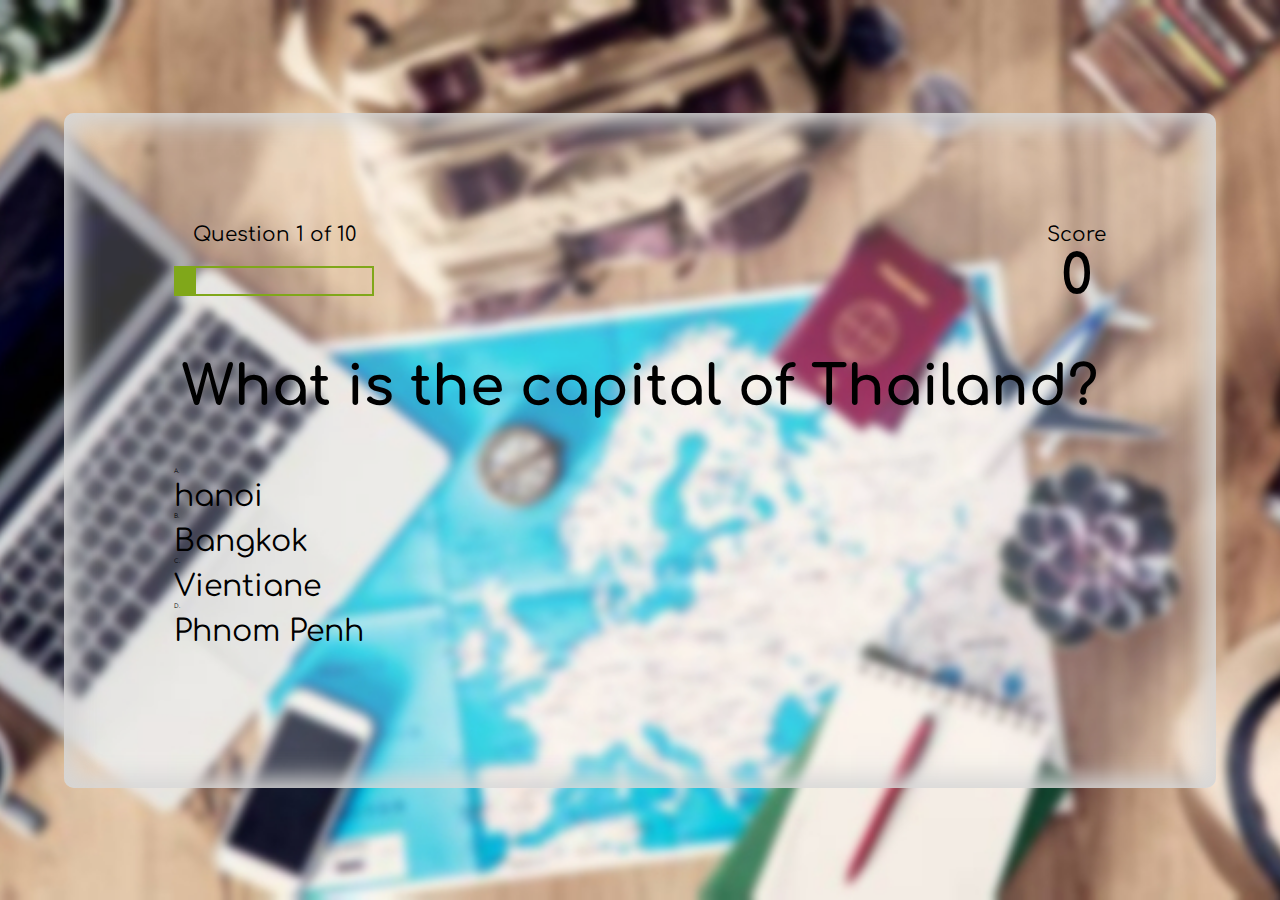
<file: capitalsQuiz.html>
<!DOCTYPE html>
<html lang="en">
<head>
    <meta charset="UTF-8">
    <meta http-equiv="X-UA-Compatible" content="IE=edge">
    <meta name="viewport" content="width=device-width, initial-scale=1.0">
    <link rel="stylesheet" href="quiz.css">
    <link rel="stylesheet" href="styles.css">
    <title>My Quiz App</title>
</head>
<body>



    <div class="container">
        <div class="backgroundQuiz">
        <div id="game" class="justify-center flex-column">
            <div id="hud">
                <div class="hud-item">
                    <p id="progressText" class="hud-prefix">
                        Question
                    </p>
                    <div id="progressBar">
                        <div id="progressBarFull"></div>
                    </div>
                </div>
                <div class="hud-item">
                    <p class="hud-prefix">
                        Score
                    </p>
                    <h1 class="hud-main-text" id="score">
                        0
                    </h1>
                </div>
            </div>





            <h1 id="question">What is the answer to this question</h1>
            
            <div class = "flex-container">
                <div class="flex-item">A.
                    <br>
                    <br>
                    <div class="choice-text" data-number="1">Choice </div>
                </div>

                <div class = "flex-container">
                <div class="flex-item">B.
                    <br>
                    <br>
                    <div class="choice-text" data-number="2">Choice 2</div>
                </div>
                </div>

                <div class = "flex-container">
                <div class="flex-item">C.
                    <br>
                    <br>
                    <div class="choice-text" data-number="3">Choice 3</div>
                </div>
                </div>

                <div class = "flex-container">
                <div class="flex-item">D.
                    <br>
                    <br>
                    <div class="choice-text" data-number="4">Choice 4</div>
                </div>
                </div>
            </div>
        </div>
    </div>





    <script src="capitalsQuiz.js"></script>
</body>
</html>
</file>
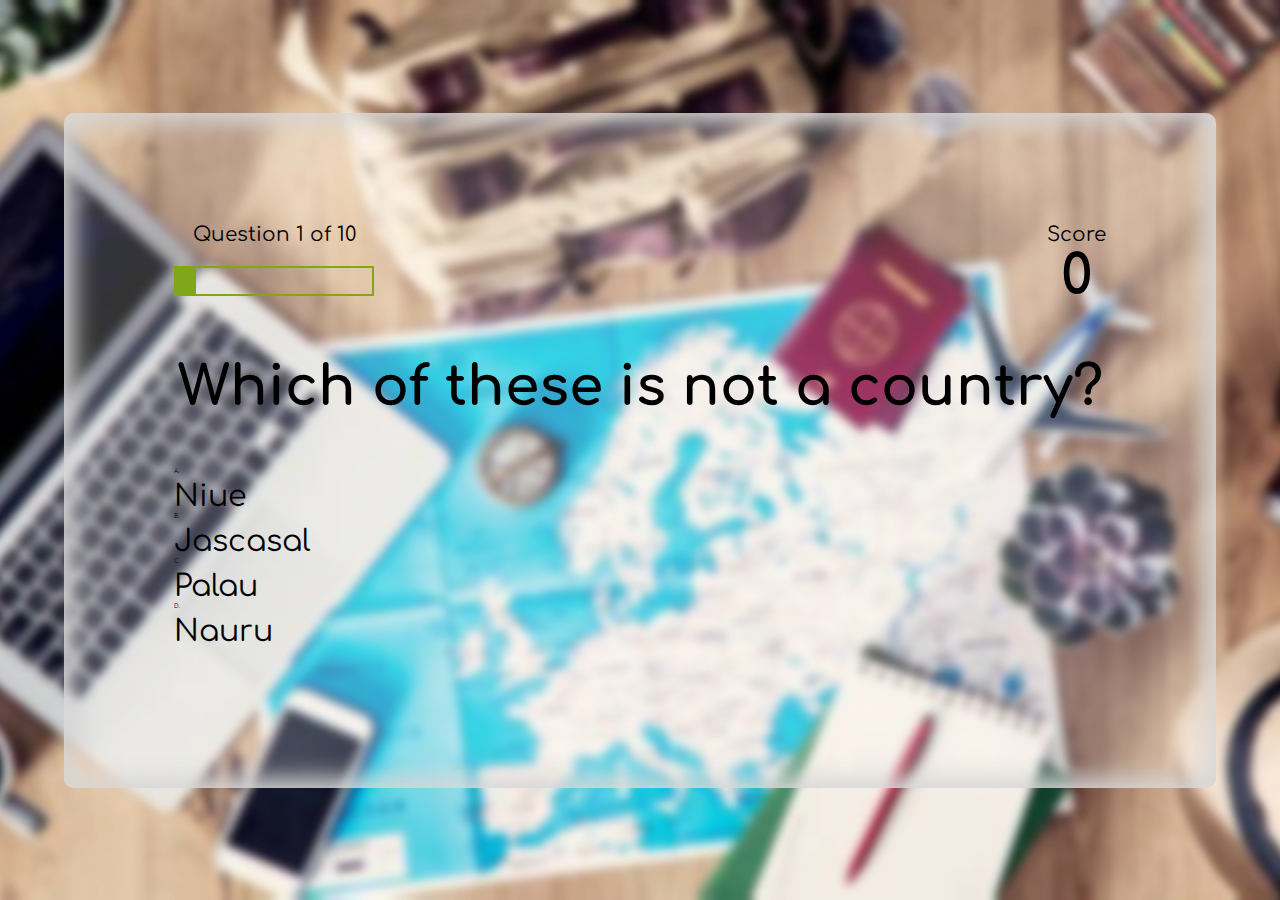
<file: countriesQuiz.html>
<!DOCTYPE html>
<html lang="en">
<head>
    <meta charset="UTF-8">
    <meta http-equiv="X-UA-Compatible" content="IE=edge">
    <meta name="viewport" content="width=device-width, initial-scale=1.0">
    <link rel="stylesheet" href="quiz.css">
    <link rel="stylesheet" href="styles.css">
    <title>My Quiz App</title>
</head>
<body>



    <div class="container">
        <div class="backgroundQuiz">
        <div id="game" class="justify-center flex-column">
            <div id="hud">
                <div class="hud-item">
                    <p id="progressText" class="hud-prefix">
                        Question
                    </p>
                    <div id="progressBar">
                        <div id="progressBarFull"></div>
                    </div>
                </div>
                <div class="hud-item">
                    <p class="hud-prefix">
                        Score
                    </p>
                    <h1 class="hud-main-text" id="score">
                        0
                    </h1>
                </div>
            </div>





            <h1 id="question">What is the answer to this question</h1>
            
            <div class = "flex-container">
                <div class="flex-item">A.
                    <br>
                    <br>
                    <div class="choice-text" data-number="1">Choice </div>
                </div>

                <div class = "flex-container">
                <div class="flex-item">B.
                    <br>
                    <br>
                    <div class="choice-text" data-number="2">Choice 2</div>
                </div>
                </div>

                <div class = "flex-container">
                <div class="flex-item">C.
                    <br>
                    <br>
                    <div class="choice-text" data-number="3">Choice 3</div>
                </div>
                </div>

                <div class = "flex-container">
                <div class="flex-item">D.
                    <br>
                    <br>
                    <div class="choice-text" data-number="4">Choice 4</div>
                </div>
                </div>
            </div>
        </div>
    </div>





    <script src="countriesQuiz.js"></script>
</body>
</html>
</file>
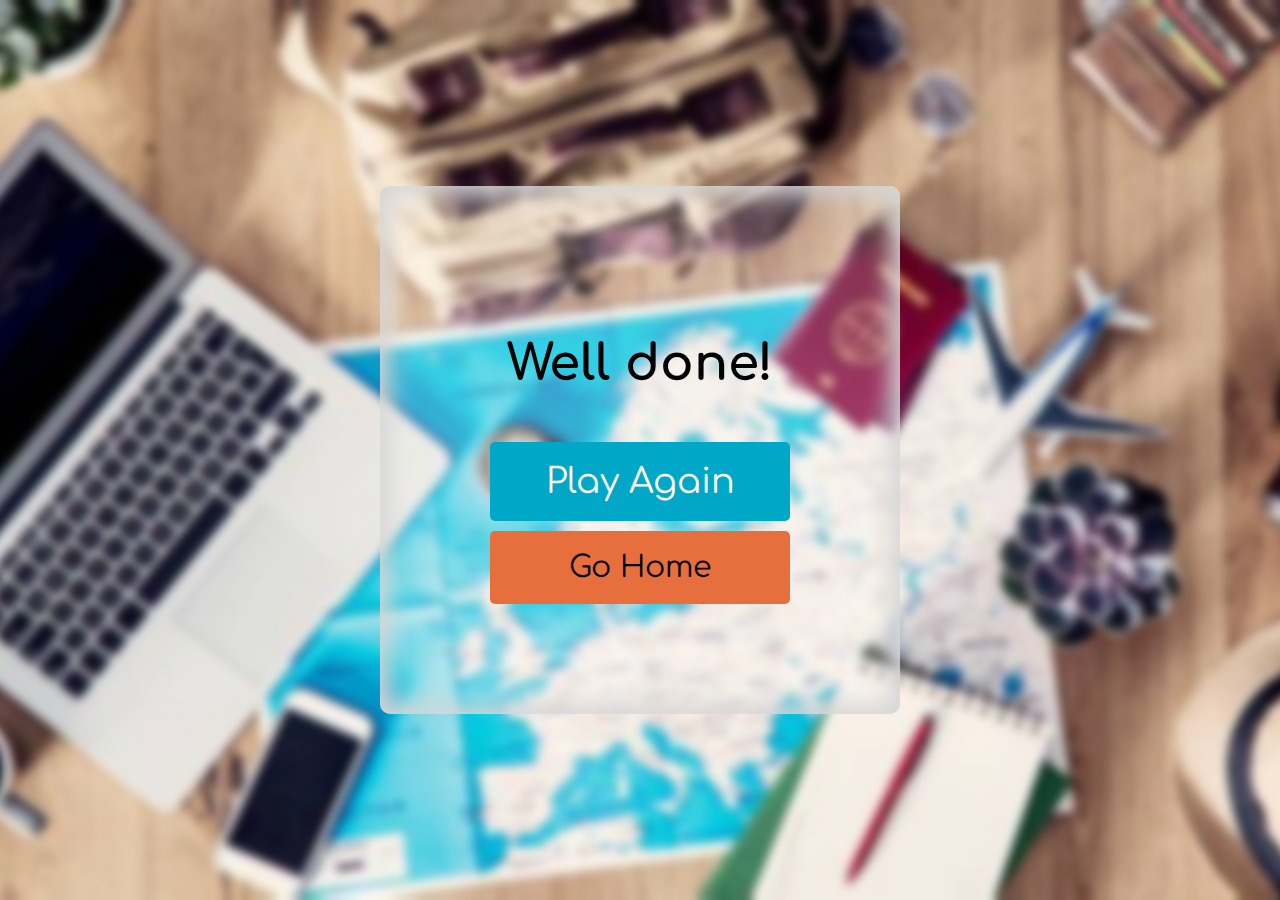
<file: end.html>
<!DOCTYPE html>
<html lang="en">
<head>
    <meta charset="UTF-8">
    <meta name="viewport" content="width=device-width, initial-scale=1.0">
    <title>Quiz App</title>
    <link rel="stylesheet" href="styles.css">
</head>
<body>
    <div class="container">
        <div class="background">
        <div id="end" class="flex-center flex-column">
            <h1 id="finalScore">0</h1>
            <h2>Well done!</h2>
            <a href="javascript:history.back()" class="endBtn">Play Again</a>
            <a href="index.html" class="homeBtn">Go Home</a>
        </div>
    </div>
    <script src="end.js"></script>
</body>
</html>
</file>
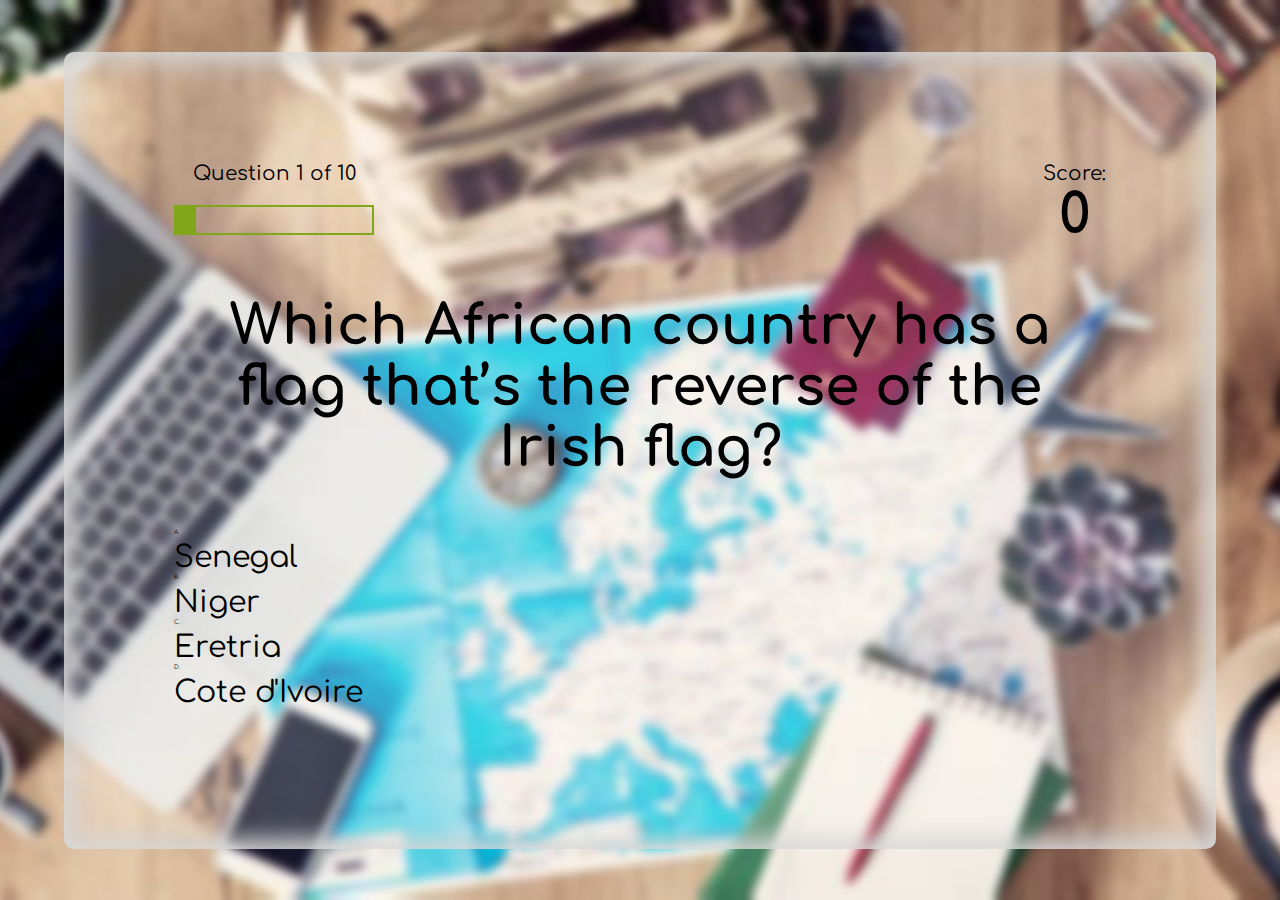
<file: flagQuiz.html>
<!DOCTYPE html>
<html lang="en">
<head>
    <meta charset="UTF-8">
    <meta http-equiv="X-UA-Compatible" content="IE=edge">
    <meta name="viewport" content="width=device-width, initial-scale=1.0">
    <link rel="stylesheet" href="quiz.css">
    <link rel="stylesheet" href="styles.css">
    <title>My Quiz App</title>
</head>
<body>



    <div class="container">
        <div class="backgroundQuiz">
            <div id="game" class="justify-center flex-column">
                <div id="hud">
                    <div class="hud-item">
                        <p id="progressText" class="hud-prefix">
                            Question
                        </p>
                        <div id="progressBar">
                            <div id="progressBarFull"></div>
                        </div>
                    </div>
                    <div class="hud-item">
                        <p class="hud-prefix">
                            Score:
                            <h1 class="hud-main-text" id="score">
                                0
                            </h1>
                        </p>
                    </div>
            </div>





            <h1 id="question">What is the answer to this question</h1>
            
            <div class = "flex-container">
                <div class="flex-item">A.
                    <br>
                    <br>
                    <div class="choice-text" data-number="1">Choice </div>
                </div>

                <div class = "flex-container">
                <div class="flex-item">B.
                    <br>
                    <br>
                    <div class="choice-text" data-number="2">Choice 2</div>
                </div>
                </div>

                <div class = "flex-container">
                <div class="flex-item">C.
                    <br>
                    <br>
                    <div class="choice-text" data-number="3">Choice 3</div>
                </div>
                </div>

                <div class = "flex-container">
                <div class="flex-item">D.
                    <br>
                    <br>
                    <div class="choice-text" data-number="4">Choice 4</div>
                </div>
                </div>
            </div>
        </div>
        </div>
    </div>





    <script src="flagQuiz.js"></script>
</body>
</html>
</file>
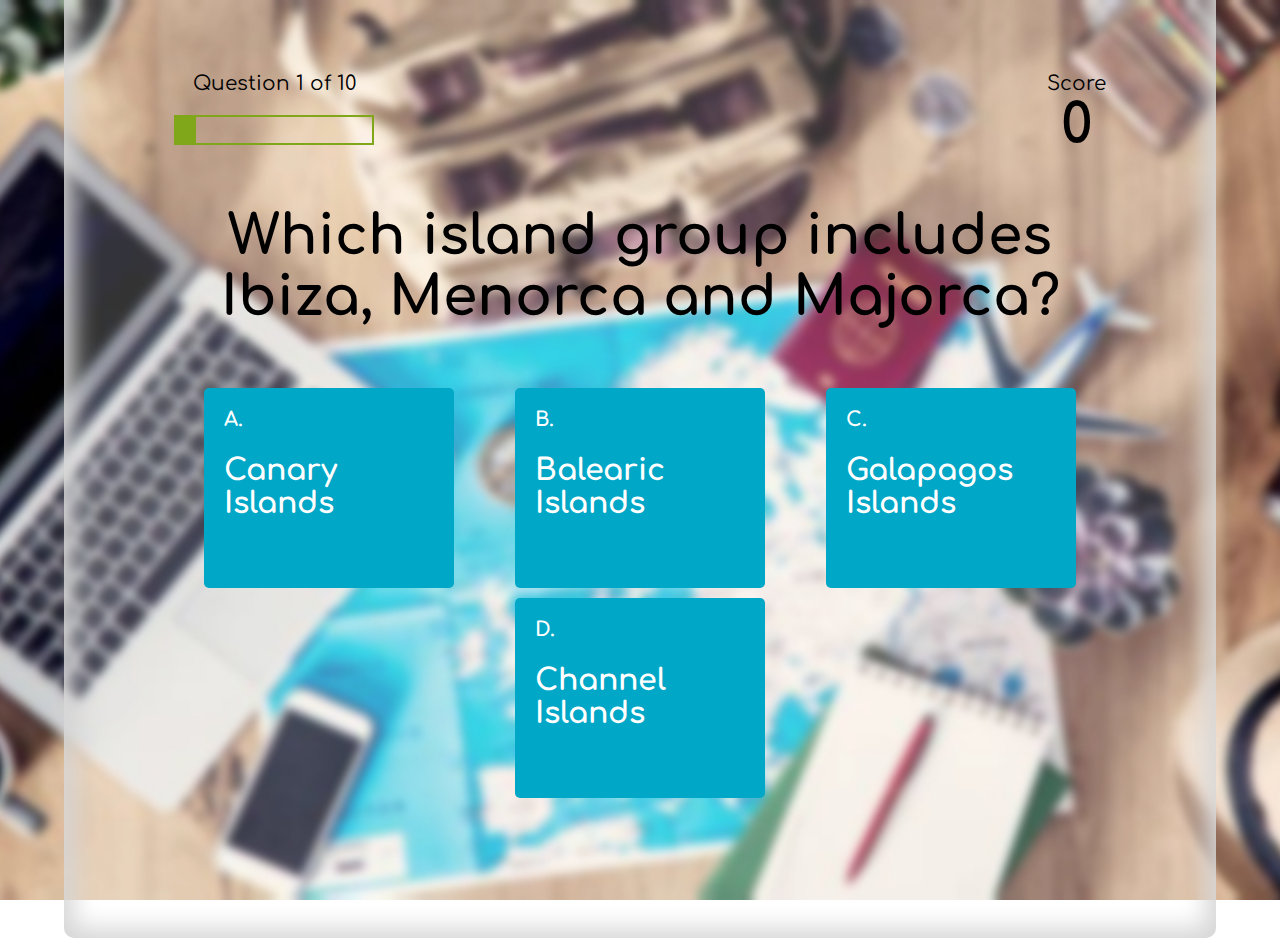
<file: quiz.html>
<!DOCTYPE html>
<html lang="en">
<head>
    <meta charset="UTF-8">
    <meta http-equiv="X-UA-Compatible" content="IE=edge">
    <meta name="viewport" content="width=device-width, initial-scale=1.0">
    <link rel="stylesheet" href="quiz.css">
    <link rel="stylesheet" href="styles.css">
    <title>My Quiz App</title>
</head>
<body>



    <div class="container">
        <div class="backgroundQuiz">
        <div class="quiz">
            <div id="hud">
                <div class="hud-feature">
                    <p id="progressText" class="hud-prefix">
                        Question
                    </p>
                    <div id="progressBar">
                        <div id="progressBarFull"></div>
                    </div>
                </div>
                <div class="hud-feature">
                    <p class="hud-prefix">
                        Score
                    </p>
                    <h1 class="score" id="score">
                        0
                    </h1>
                </div>
            </div>





            <h1 id="question">What is the answer to this question</h1>
            
            <div class = "question-container">
                <div class="question-feature">A.
                    <br>
                    <br>
                    <div class="choice-text" data-number="1">Choice </div>
                </div>

                <div class = "question-container">
                <div class="question-feature">B.
                    <br>
                    <br>
                    <div class="choice-text" data-number="2">Choice 2</div>
                </div>
                </div>

                <div class = "question-container">
                <div class="question-feature">C.
                    <br>
                    <br>
                    <div class="choice-text" data-number="3">Choice 3</div>
                </div>
                </div>

                <div class = "question-container">
                <div class="question-feature">D.
                    <br>
                    <br>
                    <div class="choice-text" data-number="4">Choice 4</div>
                </div>
                </div>
            </div>
        </div>
    </div>





    <script src="quiz.js"></script>
</body>
</html>
</file>
<file: quiz.css>
.question-container {
    list-style: none;
    display: flex;
    flex-flow: row wrap;
    justify-content: space-around;
}

.question-feature {
    background: #00a7c7;
    width: 250px;
    height: 200px;
    margin-top: 10px;
    color: white;
    font-weight: bold;
    font-size: 2rem;
    padding: 20px;
    border-radius: 5px;
}

.choice-text{
    font-size: 3rem;
}

.choice-text:hover {
    cursor: pointer;
}

.question-feature:hover{
    transform: scale(1.02);
    box-shadow: 0 0.4rem 1.4rem 0 #9bcfe0;
    transition: transform 200ms;
}

/*background for correct or incorrect choices*/
.correct {
    background-image: url(correctImage.png);
    background-size: cover;
}

.incorrect {
    background-image: url(incorrectImage.png);
    background-size: cover;
}






/* Heads up Display */
#hud {
    display:flex;
    justify-content: space-between;
}

/* text for hud */
.hud-prefix {
    text-align: center;
    font-size: 2rem;
}

#progressBar {
    width: 20rem;
    height: 3rem;
    border: 0.2rem solid #80a71a;
    margin-top: 2rem;
    overflow: hidden;
}

#progressBarFull {
    height: 100%;
    background: #80a71a;
    width: 0%;
}
</file>
<file: styles.css>
@import url('https://fonts.googleapis.com/css2?family=Comfortaa&display=swap');

* {
    box-sizing: border-box;
    margin: 0;
    padding: 0;
    font-size: 62.5%;
    font-family: 'Comfortaa', cursive;
    
}
.container {
    background-color: #f3e9e7;
    width: 100vw;
    height: 100vh;
    margin: 0 auto;
    display: flex;
    justify-content: center;
    align-items: center;
    padding: 2rem;
    
    background-image: url(travelPhoto.jpg);
    background-position: center;
    background-repeat: no-repeat;
    background-size: cover;
}

.background{
    background: rgb(255, 255, 255, 0.2);
    border-radius: 10px;
    box-shadow: 0px 0px 10px 10px rgb(0,0,0,0.2);
    box-shadow: inset 0 0 25px 10px #d6d6d6;
}

.backgroundQuiz {
    background: rgb(255, 255, 255, 0.2);
    border-radius: 10px;
    height: 90h;
    width: 90vw;
    box-shadow: 0px 0px 10px 10px rgb(0,0,0,0.2);
    box-shadow: inset 0 0 25px 10px #d6d6d6;
    padding: 10px;
    padding-bottom: 40px;
}

h1 {
    font-size: 5.5rem;
    margin-bottom: 5rem;
    text-align: center;
}

h2 {
    font-size: 5rem;
    margin-bottom: 4rem
}

.quiz {
    justify-content: center;
    display: flex;
    flex-direction: column;
    padding: 100px;
}
.flex-column {
    display:flex;
    flex-direction: column;
    padding: 100px;
}

.flex-center {
    justify-content: center;
    align-items: center;
}

.justify-center {
    justify-content: center;
}

.text-center {
    text-align: center;
}

ul {
    list-style-type: none;
}

li {
    display: inline;
}

.btn{
    font-size: 3.5rem;
    padding: 5rem 2rem;
    margin: 10px;
    width: 30rem;
    text-align: center;
    margin-bottom: 1rem;
    text-decoration: none;
    color: white;
    background: #00a7c7;
    border-radius: 5px;
    display: inline;
}

.endBtn {
    font-size: 3.5rem;
    padding: 2rem 0;
    margin: 10px;
    width: 30rem;
    text-align: center;
    margin-bottom: 1rem;
    text-decoration: none;
    color: white;
    background: #00a7c7;
    border-radius: 5px;
    display: inline;
}

.homeBtn{
    font-size: 3rem;
    padding: 2rem 0;
    width: 30rem;
    text-align: center;
    margin-bottom: 1rem;
    text-decoration: none;
    color: black;
    background: #e76f3d;
    border-radius: 5px;
}

.btn:hover{
    cursor: pointer;
    box-shadow: 0 0.5rem 1.4rem 0 #9bcfe0;
    transition: transform 150ms;
    transform: scale(1.03);
}

.homeBtn:hover{
    cursor: pointer;
    box-shadow: 0 0.5rem 1.4rem 0 #feab6b;
    transition: transform 150ms;
    transform: scale(1.02);
}


/* End Page CSS */
.end {
    width: 100%;
    display: flex;
    flex-direction: column;
    align-items: center;
    max-width: 30rem;
}

#end-text {
    font-size: 3rem;
    text-align: center;
}

.fa-paper-plane {
    font-size: 5rem;
    margin-left: 2rem;
}
</file>
